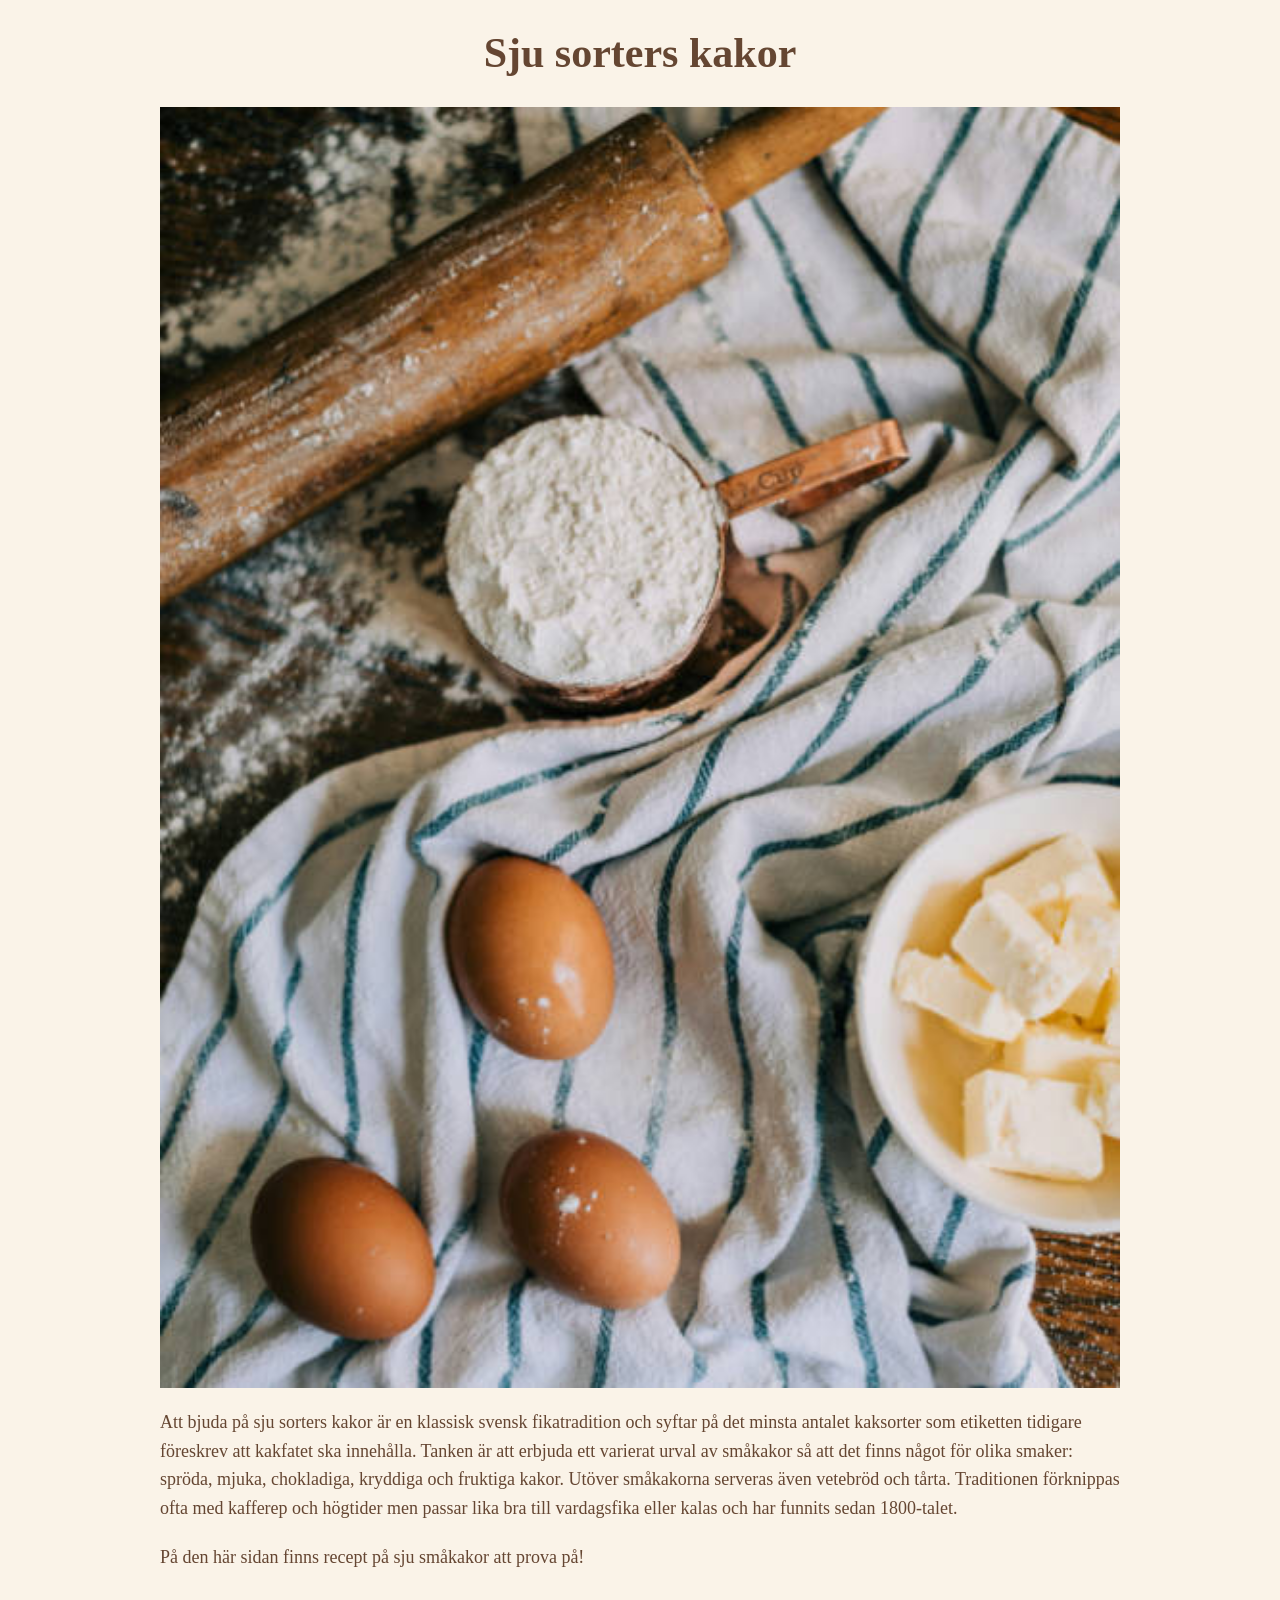
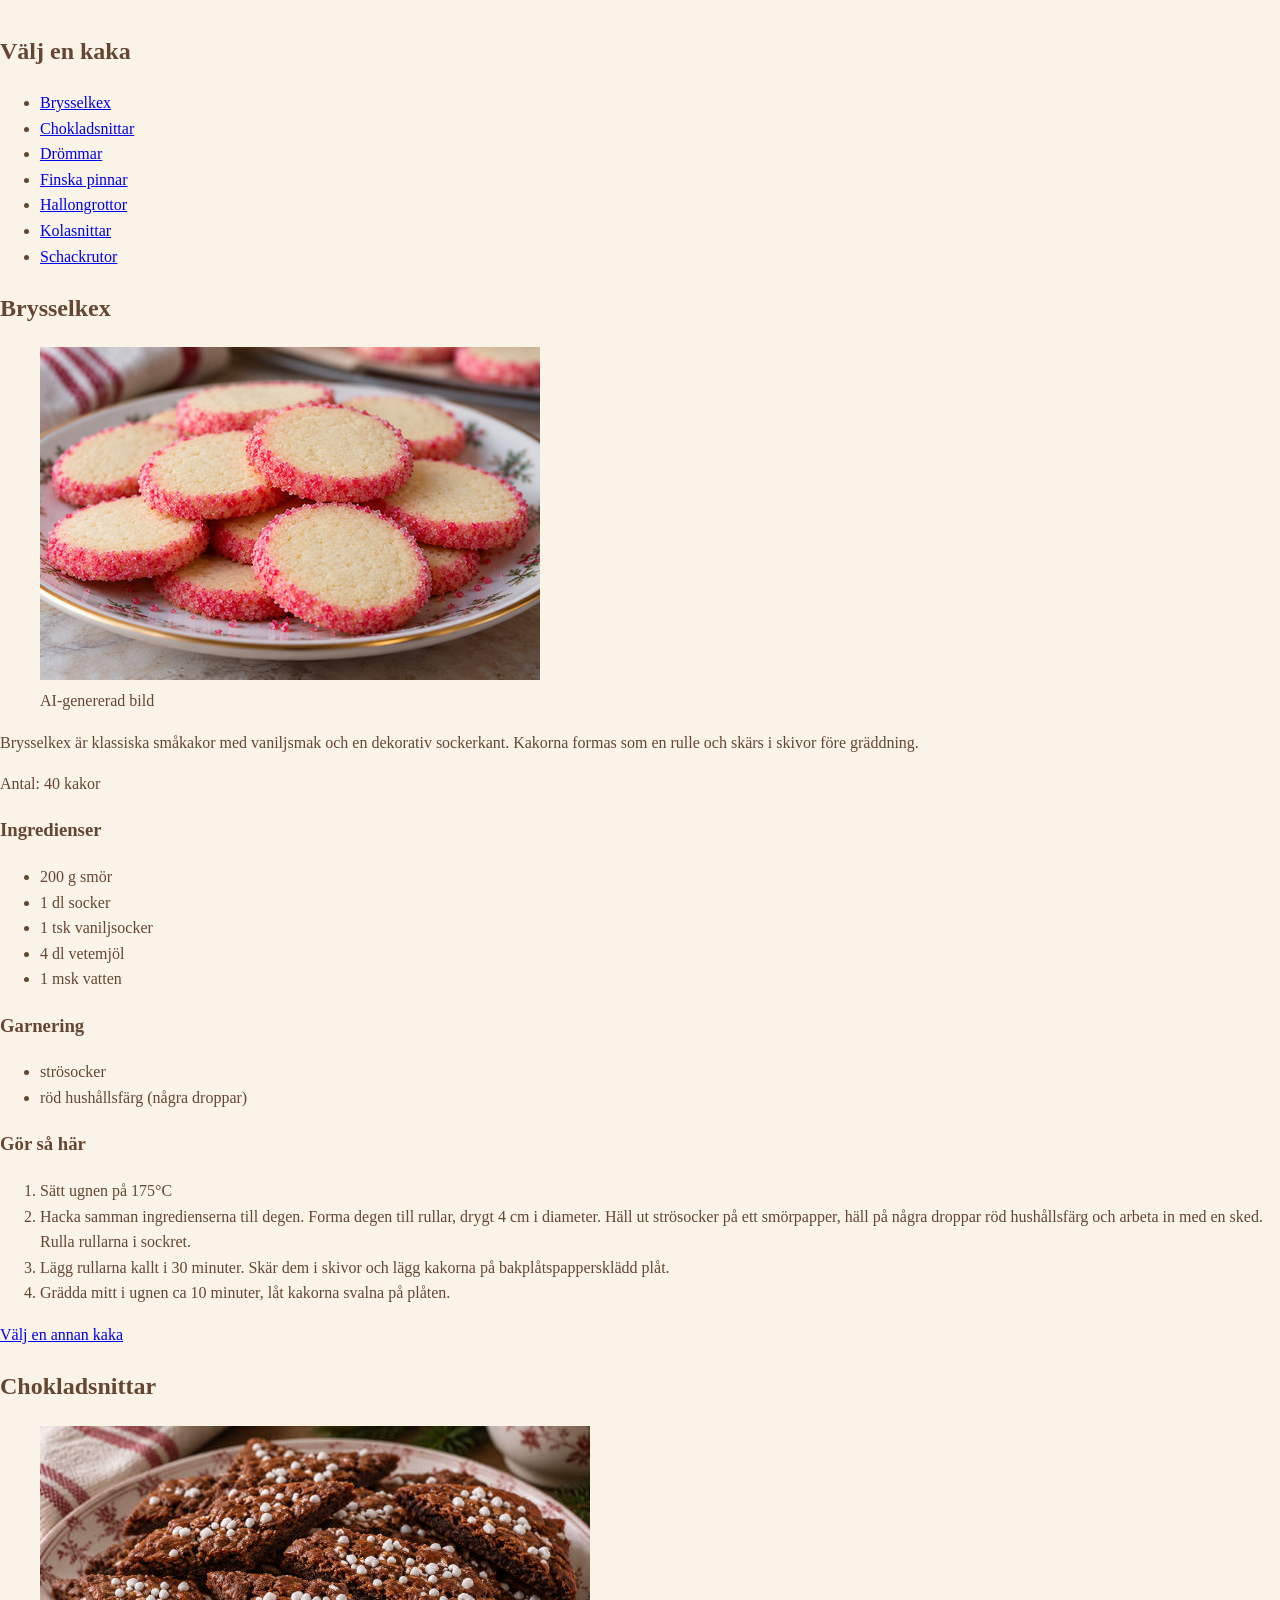
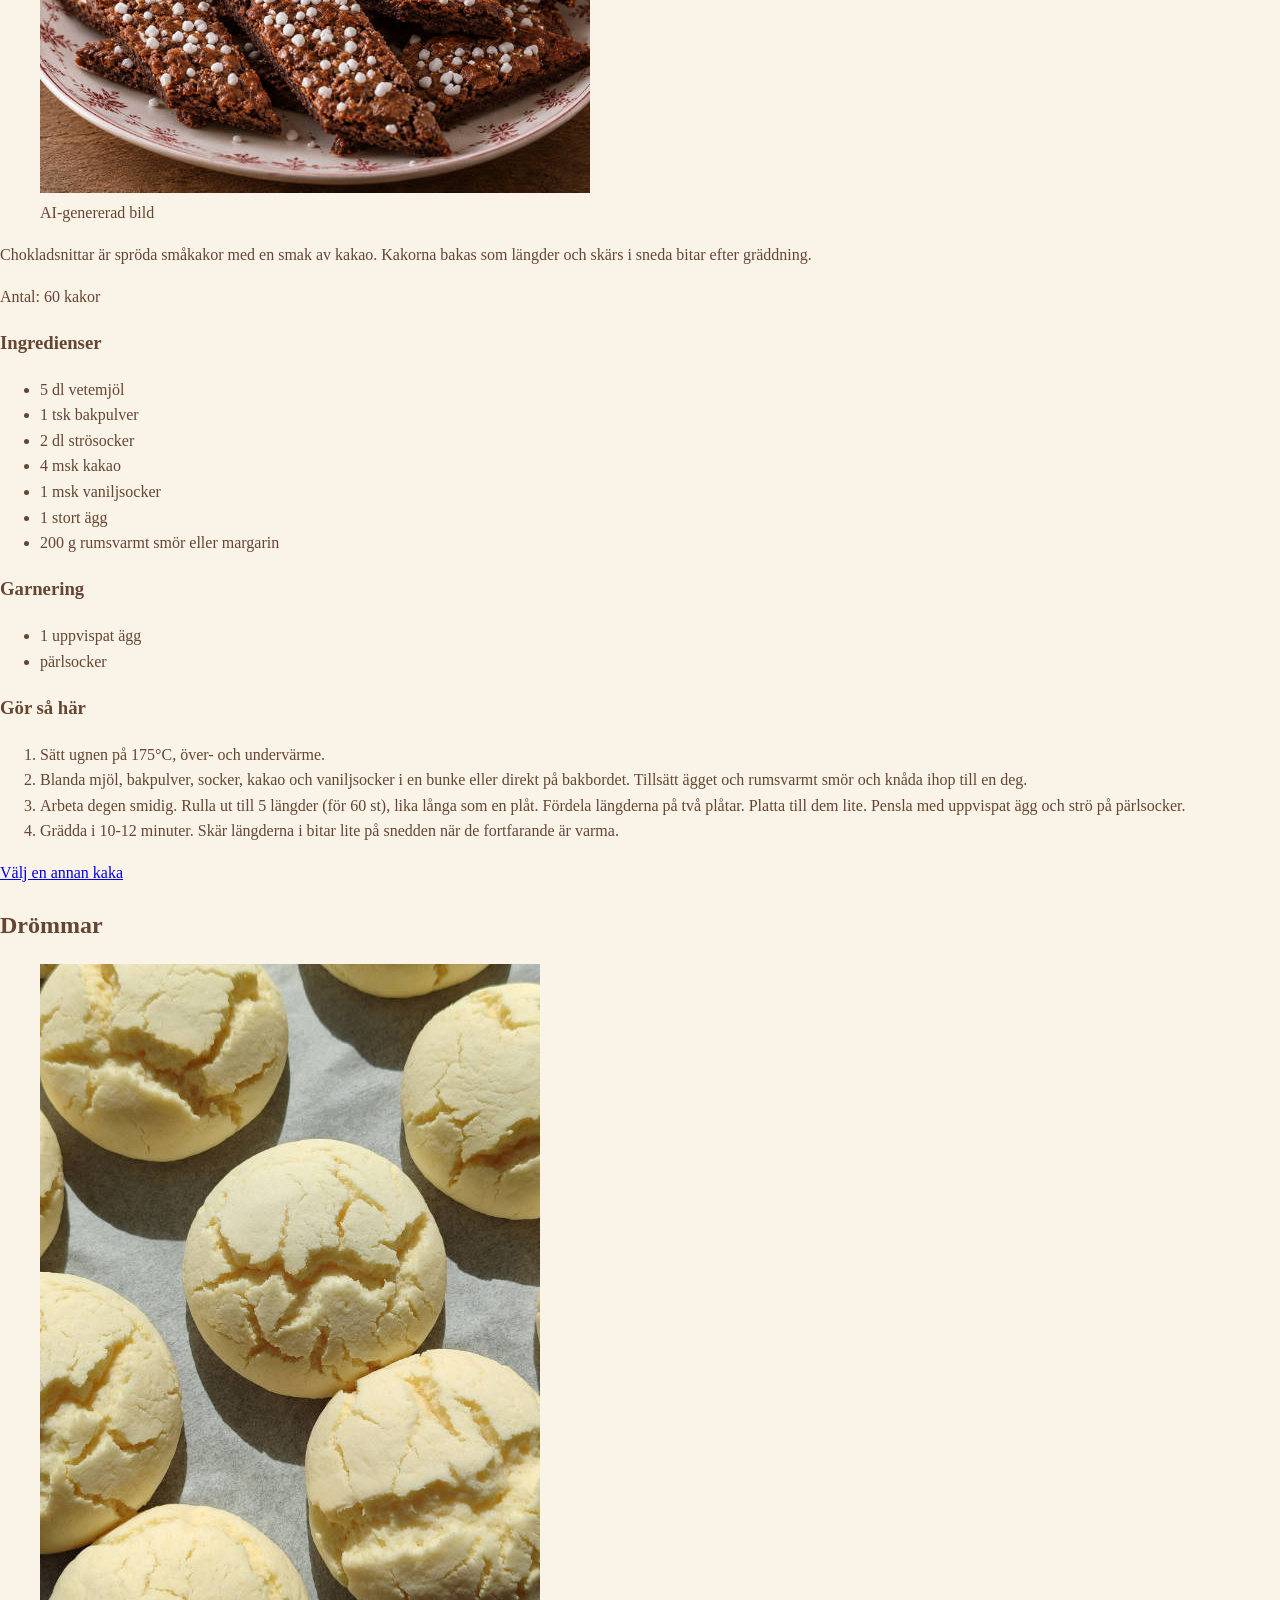
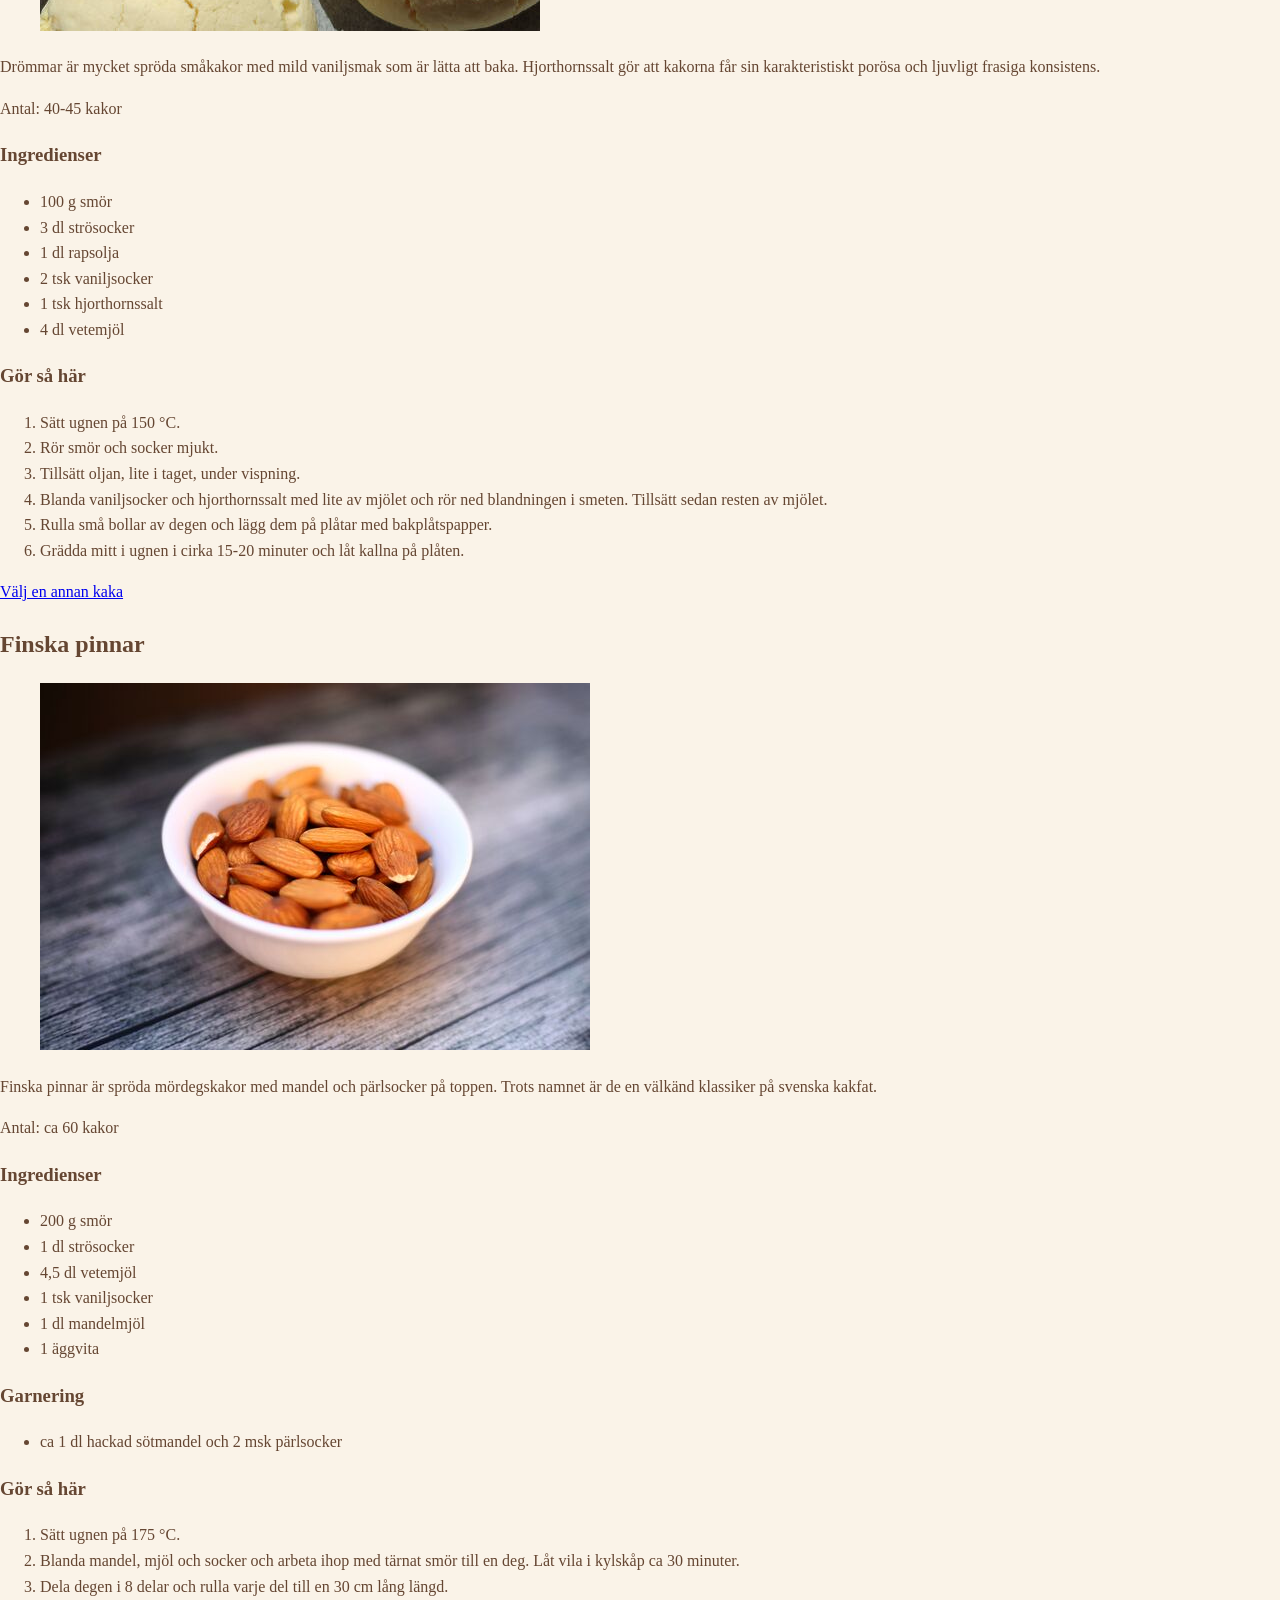
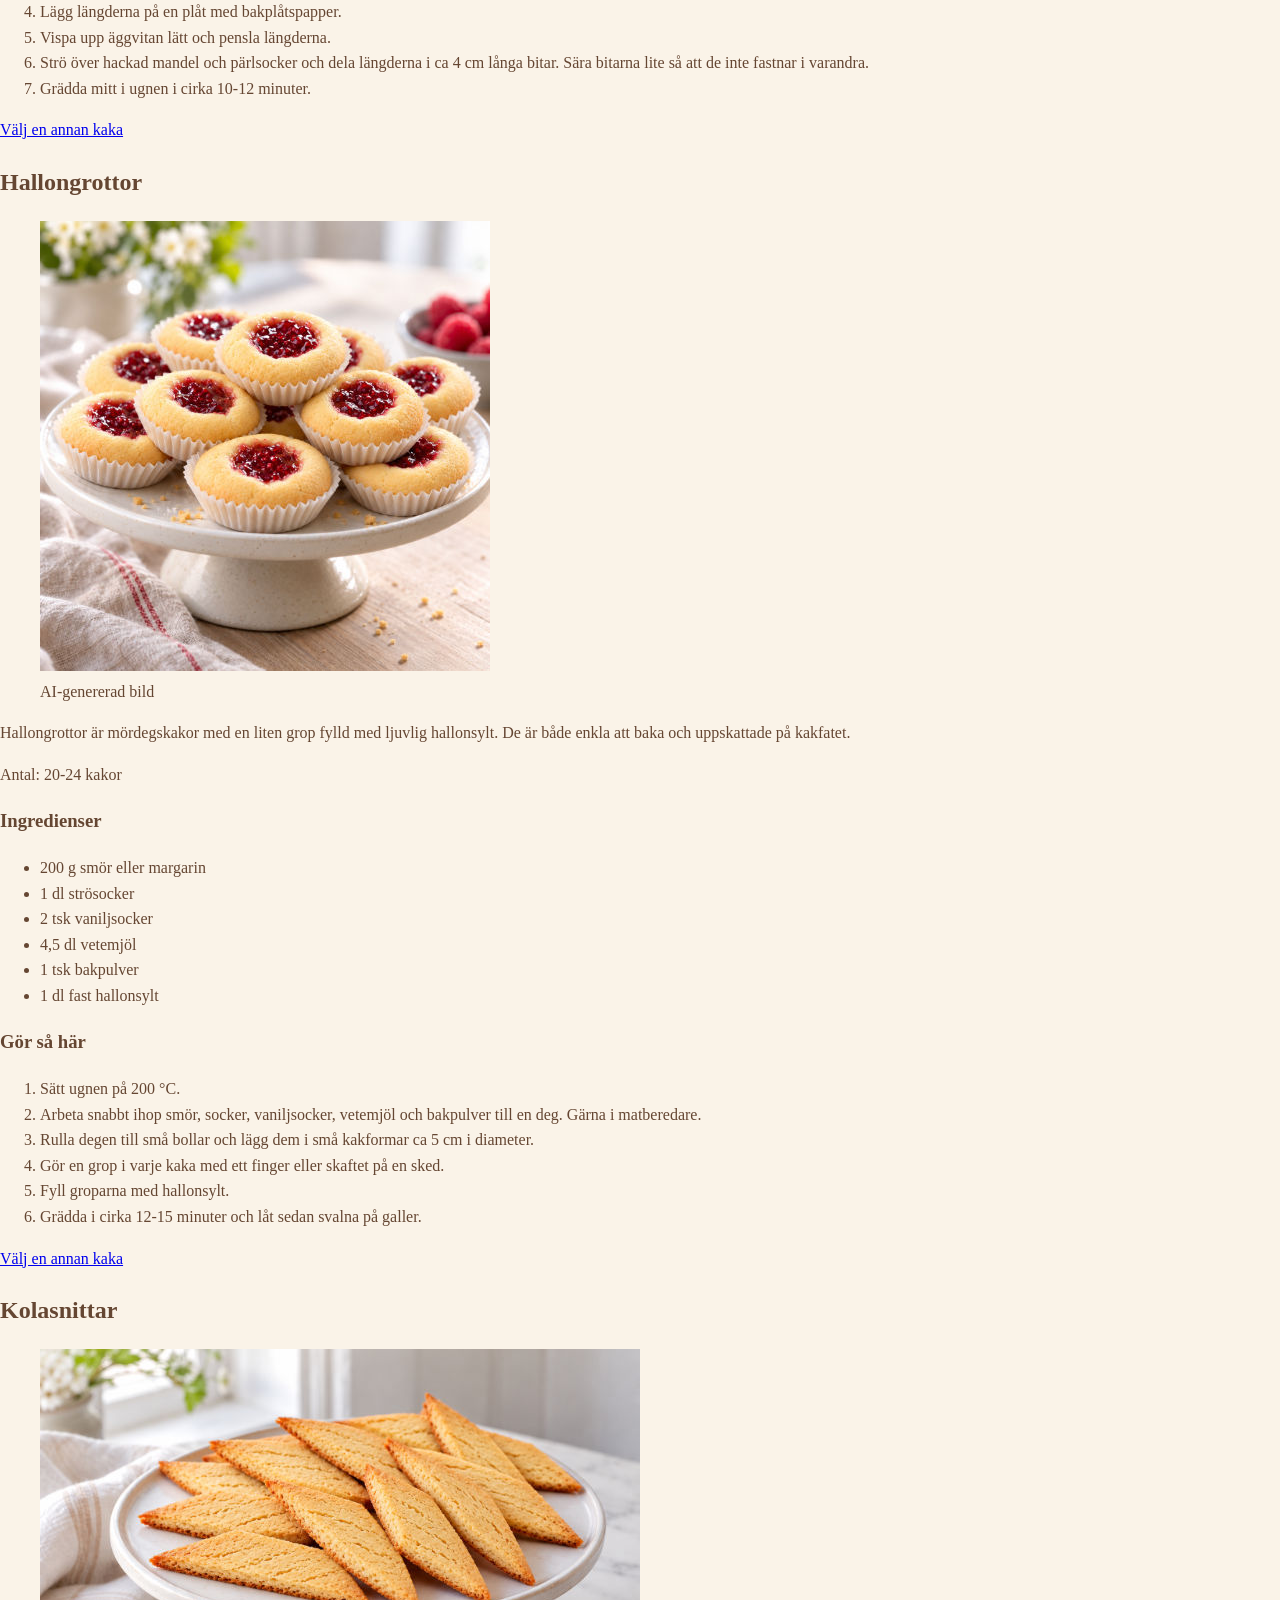
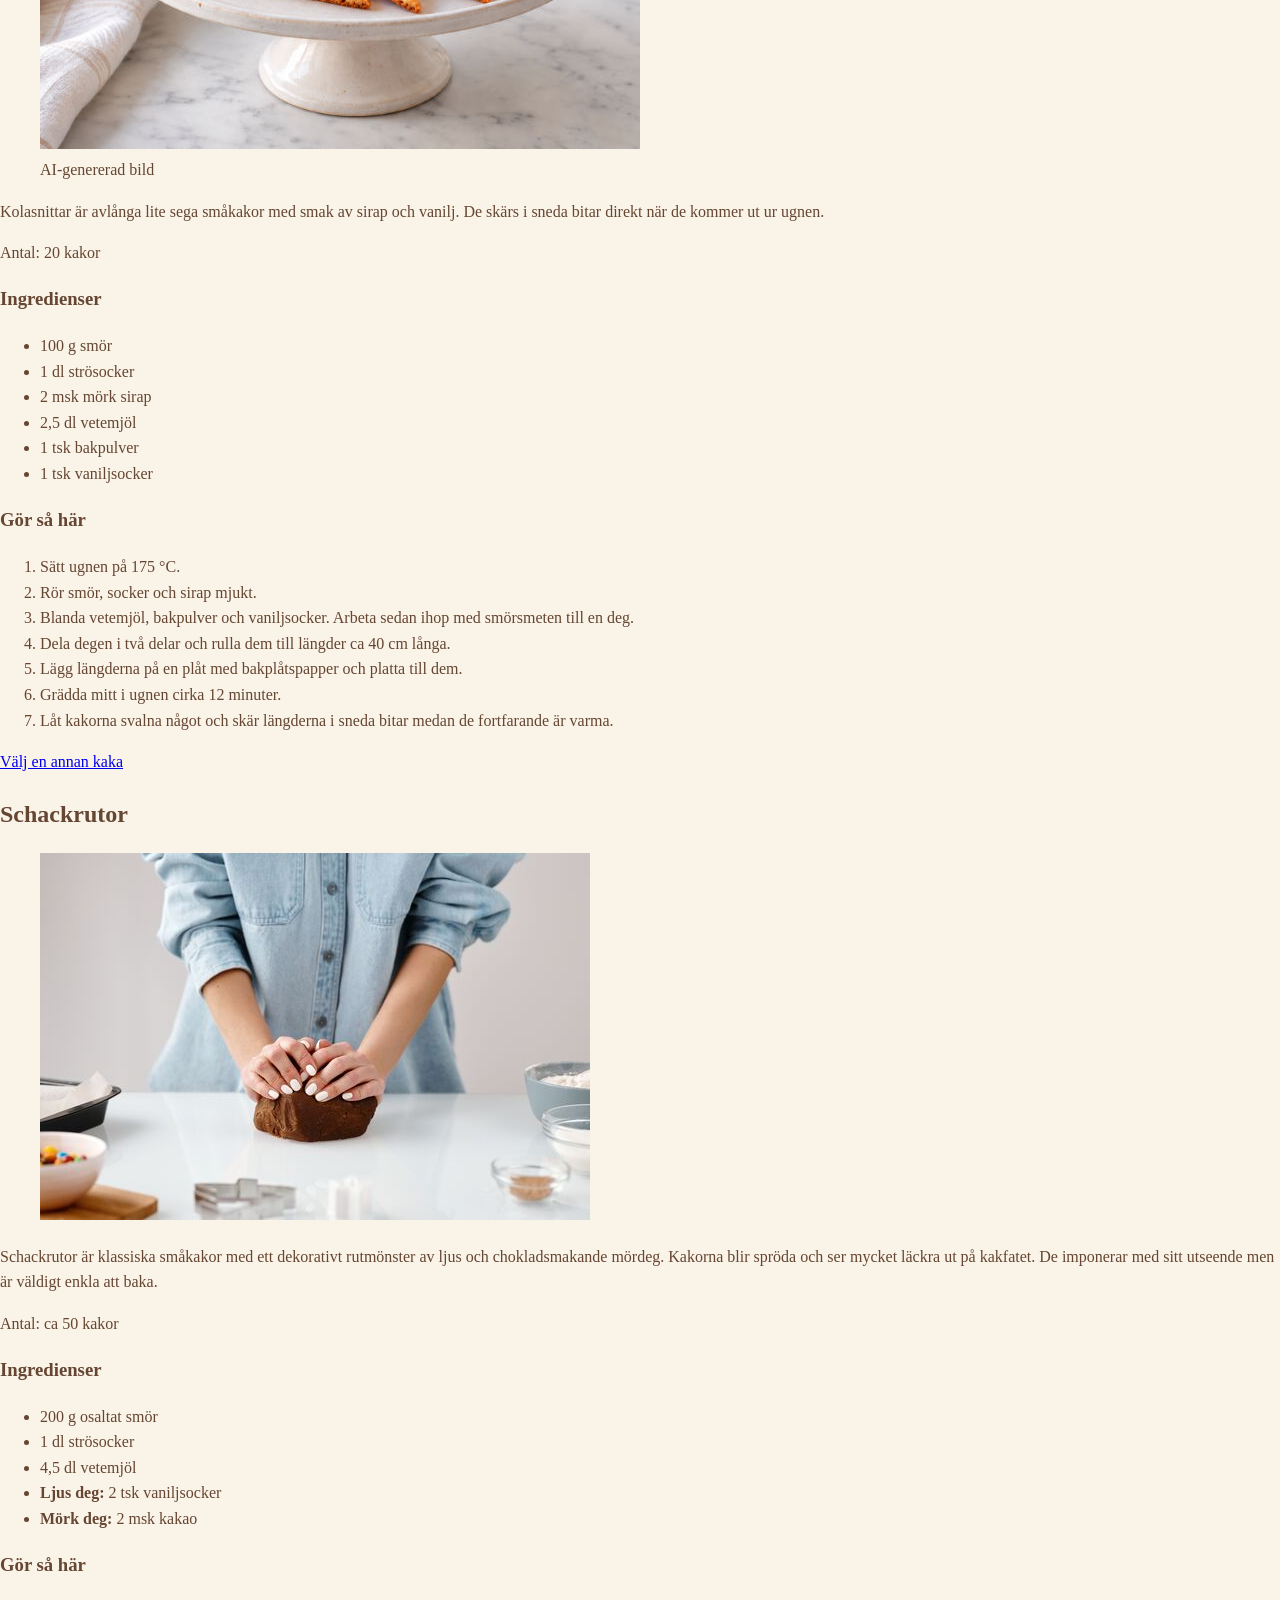
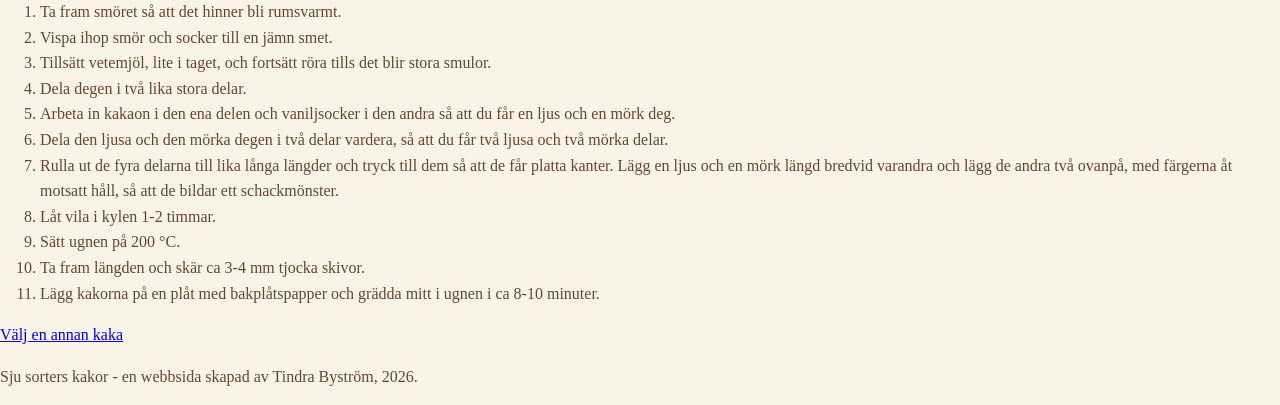
<file: index.html>
<!DOCTYPE html>
<html lang="sv">
  <!-- <!DOCTYPE html> anger att dokumentet är skrivet enligt HTML5. -->
  <!-- <html> är rotelement som omfattar hela html-koden. Attributet lang="sv" anger att sidans huvudsakliga språk är svenska. -->

  <!-- Dokumenthuvudet innehåller information om sidan. UTF-8 stöder svenska tecken och <title> anger texten i webbläsarens flik. -->
  <head>
    <meta charset="utf-8">
    <title>Sju sorters kakor</title>
    <!-- Sju sortets kakor CSS. -->
    <link rel="stylesheet" href="assets/css/style.css">
  </head>

  <!-- <body> omfattar webbsidans synliga innehåll.-->
  <body>
    <!-- <header> samlar sidans inledande innehåll med huvudrubrik, introduktionsbild och introduktion till traditionen sju sorters kakor.-->
    <header>
      <h1 class="intro">Sju sorters kakor</h1>
      <!-- <figure> används för bilderna. Alla bilder har alt-text för tillgänglighet och mått för att reservera plats. -->
      <figure>
        <img class="intro-bild" src="assets/images/ingredienser.jpg" alt="Bakingredienser med mjöl, smör och ägg bredvid en kavel" width="500" height="667">
      </figure>

      <!-- Introduktionen är uppdelad i två textstycken som presenterar traditionen och sidans innehåll. -->
      <p class="intro-text">Att bjuda på sju sorters kakor är en klassisk svensk fikatradition och syftar på det minsta antalet kaksorter som etiketten tidigare föreskrev att kakfatet ska innehålla. Tanken är att erbjuda ett varierat urval av småkakor så att det finns något för olika smaker: spröda, mjuka, chokladiga, kryddiga och fruktiga kakor. Utöver småkakorna serveras även vetebröd och tårta. Traditionen förknippas ofta med kafferep och högtider men passar lika bra till vardagsfika eller kalas och har funnits sedan 1800-talet.</p>
      <p class="intro-text">På den här sidan finns recept på sju småkakor att prova på!</p>
    </header>

    <!-- Huvudnavigation med lista av länkar till recepten. id="toppen" gör det möjligt att länka tillbaka till menyn. -->
    <nav id="toppen">
      <!-- <h2> används för navigationens rubrik. -->
      <h2>Välj en kaka</h2>
      <ul>
        <li><a href="#brysselkex">Brysselkex</a></li>
        <li><a href="#chokladsnittar">Chokladsnittar</a></li>
        <li><a href="#drommar">Drömmar</a></li>
        <li><a href="#finska-pinnar">Finska pinnar</a></li>
        <li><a href="#hallongrottor">Hallongrottor</a></li>
        <li><a href="#kolasnittar">Kolasnittar</a></li>
        <li><a href="#schackrutor">Schackrutor</a></li>
      </ul>
    </nav>

    <!-- <main> innehåller webbsidans huvudsakliga innehåll, som består av kakrecepten. Varje recept ligger i en egen article eftersom det är ett självständigt innehåll. -->
    <main>
      <!-- Här kommer första receptet brysselkex. id-attributet kopplar receptet till länken i huvudnavigationen. -->
      <!-- Receptet är hämtat från ICA. Beskrivningen av kakan är omformulerad med egna ord: https://www.ica.se/recept/brysselkex-433625/ -->
      <article id="brysselkex">
        <h2>Brysselkex</h2>

        <!-- <figcaption> används för att ange att bilden är AI-genererad. -->
        <figure>
          <img src="assets/images/brysselkex.jpg" alt="Brysselkex med sockerkant" width="500" height="333">
          <figcaption>AI-genererad bild</figcaption>
        </figure>

        <!-- <p> används för receptets beskrivande text. Ett stycke beskriver kakan och ett separat stycke anger hur många kakor receptet ger. -->
        <p>Brysselkex är klassiska småkakor med vaniljsmak och en dekorativ sockerkant. Kakorna formas som en rulle och skärs i skivor före gräddning.</p>
        <p>Antal: 40 kakor</p>

        <!-- <h3> används för underrubriker inom receptet. Ingredienserna visas i en oordnad lista eftersom ordningen inte har betydelse.-->
        <h3>Ingredienser</h3>
        <ul>
          <li>200 g smör</li>
          <li>1 dl socker</li>
          <li>1 tsk vaniljsocker</li>
          <li>4 dl vetemjöl</li>
          <li>1 msk vatten</li>
        </ul>

        <!-- Garnering håller samma struktur som ingredienser, men hålls separat för att tydliggöra vad som används till kakornas garnering.-->
        <h3>Garnering</h3>
        <ul>
          <li>strösocker</li>
          <li>röd hushållsfärg (några droppar)</li>
        </ul>

        <!-- Samma struktur som tidigare men <ol> används eftersom instruktionerna ska följa en bestämd ordning. Varje <li> innehåller ett steg i receptet. -->
        <h3>Gör så här</h3>
        <ol>
          <li>Sätt ugnen på 175°C</li>
          <li>Hacka samman ingredienserna till degen. Forma degen till rullar, drygt 4 cm i diameter. Häll ut strösocker på ett smörpapper, häll på några droppar röd hushållsfärg och arbeta in med en sked. Rulla rullarna i sockret.</li>
          <li>Lägg rullarna kallt i 30 minuter. Skär dem i skivor och lägg kakorna på bakplåtspappersklädd plåt.</li>
          <li>Grädda mitt i ugnen ca 10 minuter, låt kakorna svalna på plåten.</li>
        </ol>
        <!-- Länk leder tillbaka till receptmenyn via id="toppen". -->
        <p><a href="#toppen">Välj en annan kaka</a></p>
      </article>

      <!-- Resterande recept följer samma grundstruktur som det första receptet. Vissa recept innehåller även extra delar, till exempel garnering, bildtext eller annan information som är specifik för receptet. -->

      <!-- Här börjar receptet chokladsnittar.-->
      <!-- Receptet är hämtat från ICA. Beskrivningen av kakan är omformulerad med egna ord: https://www.ica.se/recept/chokladsnittar-2131/ -->
      <article id="chokladsnittar">
        <h2>Chokladsnittar</h2>
        <figure>
          <img src="assets/images/chokladsnittar.jpg" alt="Chokladsnittar med pärlsocker" width="550" height="367">
          <figcaption>AI-genererad bild</figcaption>
        </figure>

        <p>Chokladsnittar är spröda småkakor med en smak av kakao. Kakorna bakas som längder och skärs i sneda bitar efter gräddning.</p>
        <p>Antal: 60 kakor</p>
        <h3>Ingredienser</h3>
        <ul>
          <li>5 dl vetemjöl</li>
          <li>1 tsk bakpulver</li>
          <li>2 dl strösocker</li>
          <li>4 msk kakao</li>
          <li>1 msk vaniljsocker</li>
          <li>1 stort ägg</li>
          <li>200 g rumsvarmt smör eller margarin</li>
        </ul>

        <h3>Garnering</h3>
        <ul>
          <li>1 uppvispat ägg</li>
          <li>pärlsocker</li>
        </ul>

        <h3>Gör så här</h3>
        <ol>
          <li>Sätt ugnen på 175°C, över- och undervärme.</li>
          <li>Blanda mjöl, bakpulver, socker, kakao och vaniljsocker i en bunke eller direkt på bakbordet. Tillsätt ägget och rumsvarmt smör och knåda ihop till en deg.</li>
          <li>Arbeta degen smidig. Rulla ut till 5 längder (för 60 st), lika långa som en plåt. Fördela längderna på två plåtar. Platta till dem lite. Pensla med uppvispat ägg och strö på pärlsocker.</li>
          <li>Grädda i 10-12 minuter. Skär längderna i bitar lite på snedden när de fortfarande är varma.</li>
        </ol>
        <p><a href="#toppen">Välj en annan kaka</a></p>
      </article>

      <!-- Här börjar receptet drömmar. -->
      <article id="drommar">
        <h2>Drömmar</h2>
        <figure>
          <img src="assets/images/drommar.jpg" alt="Drömmar, spröda småkakor med vaniljsmak" width="500" height="667">
        </figure>
        <p>Drömmar är mycket spröda småkakor med mild vaniljsmak som är lätta att baka. Hjorthornssalt gör att kakorna får sin karakteristiskt porösa och ljuvligt frasiga konsistens.</p>
        <p>Antal: 40-45 kakor</p>

        <h3>Ingredienser</h3>
        <ul>
          <li>100 g smör</li>
          <li>3 dl strösocker</li>
          <li>1 dl rapsolja</li>
          <li>2 tsk vaniljsocker</li>
          <li>1 tsk hjorthornssalt</li>
          <li>4 dl vetemjöl</li>
        </ul>

        <h3>Gör så här</h3>
        <ol>
          <li>Sätt ugnen på 150 °C.</li>
          <li>Rör smör och socker mjukt.</li>
          <li>Tillsätt oljan, lite i taget, under vispning.</li>
          <li>Blanda vaniljsocker och hjorthornssalt med lite av mjölet och rör ned blandningen i smeten. Tillsätt sedan resten av mjölet.</li>
          <li>Rulla små bollar av degen och lägg dem på plåtar med bakplåtspapper.</li>
          <li>Grädda mitt i ugnen i cirka 15-20 minuter och låt kallna på plåten.</li>
        </ol>
        <p><a href="#toppen">Välj en annan kaka</a></p>
      </article>

      <!-- Här börjar receptet finska pinnar. -->
      <article id="finska-pinnar">
        <h2>Finska pinnar</h2>

        <figure>
          <img src="assets/images/finska-pinnar.jpg" alt="Mandlar i en skål" width="550" height="367">
        </figure>
        <p>Finska pinnar är spröda mördegskakor med mandel och pärlsocker på toppen. Trots namnet är de en välkänd klassiker på svenska kakfat.</p>
        <p>Antal: ca 60 kakor</p>

        <h3>Ingredienser</h3>
        <ul>
          <li>200 g smör</li>
          <li>1 dl strösocker</li>
          <li>4,5 dl vetemjöl</li>
          <li>1 tsk vaniljsocker</li>
          <li>1 dl mandelmjöl</li>
          <li>1 äggvita</li>
        </ul>

        <h3>Garnering</h3>
        <ul>
          <li>ca 1 dl hackad sötmandel och 2 msk pärlsocker</li>
        </ul>

        <h3>Gör så här</h3>
        <ol>
          <li>Sätt ugnen på 175 °C.</li>
          <li>Blanda mandel, mjöl och socker och arbeta ihop med tärnat smör till en deg. Låt vila i kylskåp ca 30 minuter.</li>
          <li>Dela degen i 8 delar och rulla varje del till en 30 cm lång längd.</li>
          <li>Lägg längderna på en plåt med bakplåtspapper.</li>
          <li>Vispa upp äggvitan lätt och pensla längderna.</li>
          <li>Strö över hackad mandel och pärlsocker och dela längderna i ca 4 cm långa bitar. Sära bitarna lite så att de inte fastnar i varandra.</li>
          <li>Grädda mitt i ugnen i cirka 10-12 minuter.</li>
        </ol>
        <p><a href="#toppen">Välj en annan kaka</a></p>
      </article>

      <!-- Här börjar receptet hallongrottor. -->
      <article id="hallongrottor">
        <h2>Hallongrottor</h2>

        <figure>
          <img src="assets/images/hallongrottor.jpg" alt="Hallongrottor med hallonsylt på ett kakfat" width="450" height="450">
          <figcaption>AI-genererad bild</figcaption>
        </figure>

        <p>Hallongrottor är mördegskakor med en liten grop fylld med ljuvlig hallonsylt. De är både enkla att baka och uppskattade på kakfatet.</p>
        <p>Antal: 20-24 kakor</p>

        <h3>Ingredienser</h3>
        <ul>
          <li>200 g smör eller margarin</li>
          <li>1 dl strösocker</li>
          <li>2 tsk vaniljsocker</li>
          <li>4,5 dl vetemjöl</li>
          <li>1 tsk bakpulver</li>
          <li>1 dl fast hallonsylt</li>
        </ul>

        <h3>Gör så här</h3>
        <ol>
          <li>Sätt ugnen på 200 °C.</li>
          <li>Arbeta snabbt ihop smör, socker, vaniljsocker, vetemjöl och bakpulver till en deg. Gärna i matberedare.</li>
          <li>Rulla degen till små bollar och lägg dem i små kakformar ca 5 cm i diameter.</li>
          <li>Gör en grop i varje kaka med ett finger eller skaftet på en sked.</li>
          <li>Fyll groparna med hallonsylt.</li>
          <li>Grädda i cirka 12-15 minuter och låt sedan svalna på galler.</li>
        </ol>
        <p><a href="#toppen">Välj en annan kaka</a></p>
      </article>

      <!-- Här börjar receptet kolasnittar. -->
      <article id="kolasnittar">
        <h2>Kolasnittar</h2>

        <figure>
          <img src="assets/images/kolasnittar.jpg" alt="Kolasnittar upplagda på ett kakfat" width="600" height="400">
          <figcaption>AI-genererad bild</figcaption>
        </figure>

        <p>Kolasnittar är avlånga lite sega småkakor med smak av sirap och vanilj. De skärs i sneda bitar direkt när de kommer ut ur ugnen.</p>
        <p>Antal: 20 kakor</p>

        <h3>Ingredienser</h3>
        <ul>
          <li>100 g smör</li>
          <li>1 dl strösocker</li>
          <li>2 msk mörk sirap</li>
          <li>2,5 dl vetemjöl</li>
          <li>1 tsk bakpulver</li>
          <li>1 tsk vaniljsocker</li>
        </ul>

        <h3>Gör så här</h3>
        <ol>
          <li>Sätt ugnen på 175 °C.</li>
          <li>Rör smör, socker och sirap mjukt.</li>
          <li>Blanda vetemjöl, bakpulver och vaniljsocker. Arbeta sedan ihop med smörsmeten till en deg.</li>
          <li>Dela degen i två delar och rulla dem till längder ca 40 cm långa.</li>
          <li>Lägg längderna på en plåt med bakplåtspapper och platta till dem.</li>
          <li>Grädda mitt i ugnen cirka 12 minuter.</li>
          <li>Låt kakorna svalna något och skär längderna i sneda bitar medan de fortfarande är varma.</li>
        </ol>
        <p><a href="#toppen">Välj en annan kaka</a></p>
      </article>

      <!-- Här börjar det sista receptet, schackrutor.-->
      <article id="schackrutor">
        <h2>Schackrutor</h2>
        <figure>
          <img src="assets/images/schackrutor.jpg" alt="Person som knådar en brun kakdeg" width="550" height="367">
        </figure>
        <p>Schackrutor är klassiska småkakor med ett dekorativt rutmönster av ljus och chokladsmakande mördeg. Kakorna blir spröda och ser mycket läckra ut på kakfatet. De imponerar med sitt utseende men är väldigt enkla att baka.</p>
        <p>Antal: ca 50 kakor</p>

        <h3>Ingredienser</h3>
        <ul>
          <li>200 g osaltat smör</li>
          <li>1 dl strösocker</li>
          <li>4,5 dl vetemjöl</li>
          <!-- <strong> används för att markera viktig information om vilka ingredienser som hör till den ljusa respektive mörka degen. -->
          <li><strong>Ljus deg:</strong> 2 tsk vaniljsocker</li>
          <li><strong>Mörk deg:</strong> 2 msk kakao</li>
        </ul>

        <h3>Gör så här</h3>
        <ol>
          <li>Ta fram smöret så att det hinner bli rumsvarmt.</li>
          <li>Vispa ihop smör och socker till en jämn smet.</li>
          <li>Tillsätt vetemjöl, lite i taget, och fortsätt röra tills det blir stora smulor.</li>
          <li>Dela degen i två lika stora delar.</li>
          <li>Arbeta in kakaon i den ena delen och vaniljsocker i den andra så att du får en ljus och en mörk deg.</li>
          <li>Dela den ljusa och den mörka degen i två delar vardera, så att du får två ljusa och två mörka delar.</li>
          <li>Rulla ut de fyra delarna till lika långa längder och tryck till dem så att de får platta kanter. Lägg en ljus och en mörk längd bredvid varandra och lägg de andra två ovanpå, med färgerna åt motsatt håll, så att de bildar ett schackmönster.</li>
          <li>Låt vila i kylen 1-2 timmar.</li>
          <li>Sätt ugnen på 200 °C.</li>
          <li>Ta fram längden och skär ca 3-4 mm tjocka skivor.</li>
          <li>Lägg kakorna på en plåt med bakplåtspapper och grädda mitt i ugnen i ca 8-10 minuter.</li>
        </ol>
        <p><a href="#toppen">Välj en annan kaka</a></p>
      </article>
    </main>

    <!-- Sidfoten avslutar webbsidan och innehåller information om vem som har skapat sidan. -->
    <footer>
      <p>Sju sorters kakor - en webbsida skapad av Tindra Byström, 2026.</p>
    </footer>

  </body>
</html>
</file>
<file: assets/css/style.css>
/* =====================
   Grundläggande - Gör det enklare att hantera storlekar/beräkna elementens bredd.
   ===================== */
/* Inkludera padding och border i elementens bredd */
*{
   box-sizing: border-box;
}

/* Grundläggande utseende för hela sida */
body {
   margin: 0;
   background-color: #faf3e8;
   color: #654632;
   font-family: Georgia, serif;
   line-height: 1.6;
}

/* =====================
   Header styles
   ===================== */
header {
   max-width: 1000px;
   margin: 0 auto;
   padding: 20px;
}

/* Bildens behållare */
header figure {
   margin: 0;
}

/* Huvudrubrikens utseende */
.intro {
   text-align:center;
   font-size: 42px;
   margin: 0 0 20px;
}

/* behållare för intorduktionsbilden */
.intro-bild {
   display: block;
   width: 100%;
   height: auto
}

/* intorduktionstext */
.intro-text {
   font-size: 18px;
   line-height: 1.6;
   margin: 20px 0;
}
/* =====================
   Navigation styles
   ===================== */

/* =====================
   Main styles
   ===================== */

/* =====================
   Footer styles
   ===================== */

   
   /* länk till olika färger: url(https://www.w3schools.com/cssref/css_colors.php) */
   /* https://fontawesome.com/search?ic=free-collection */
</file>
